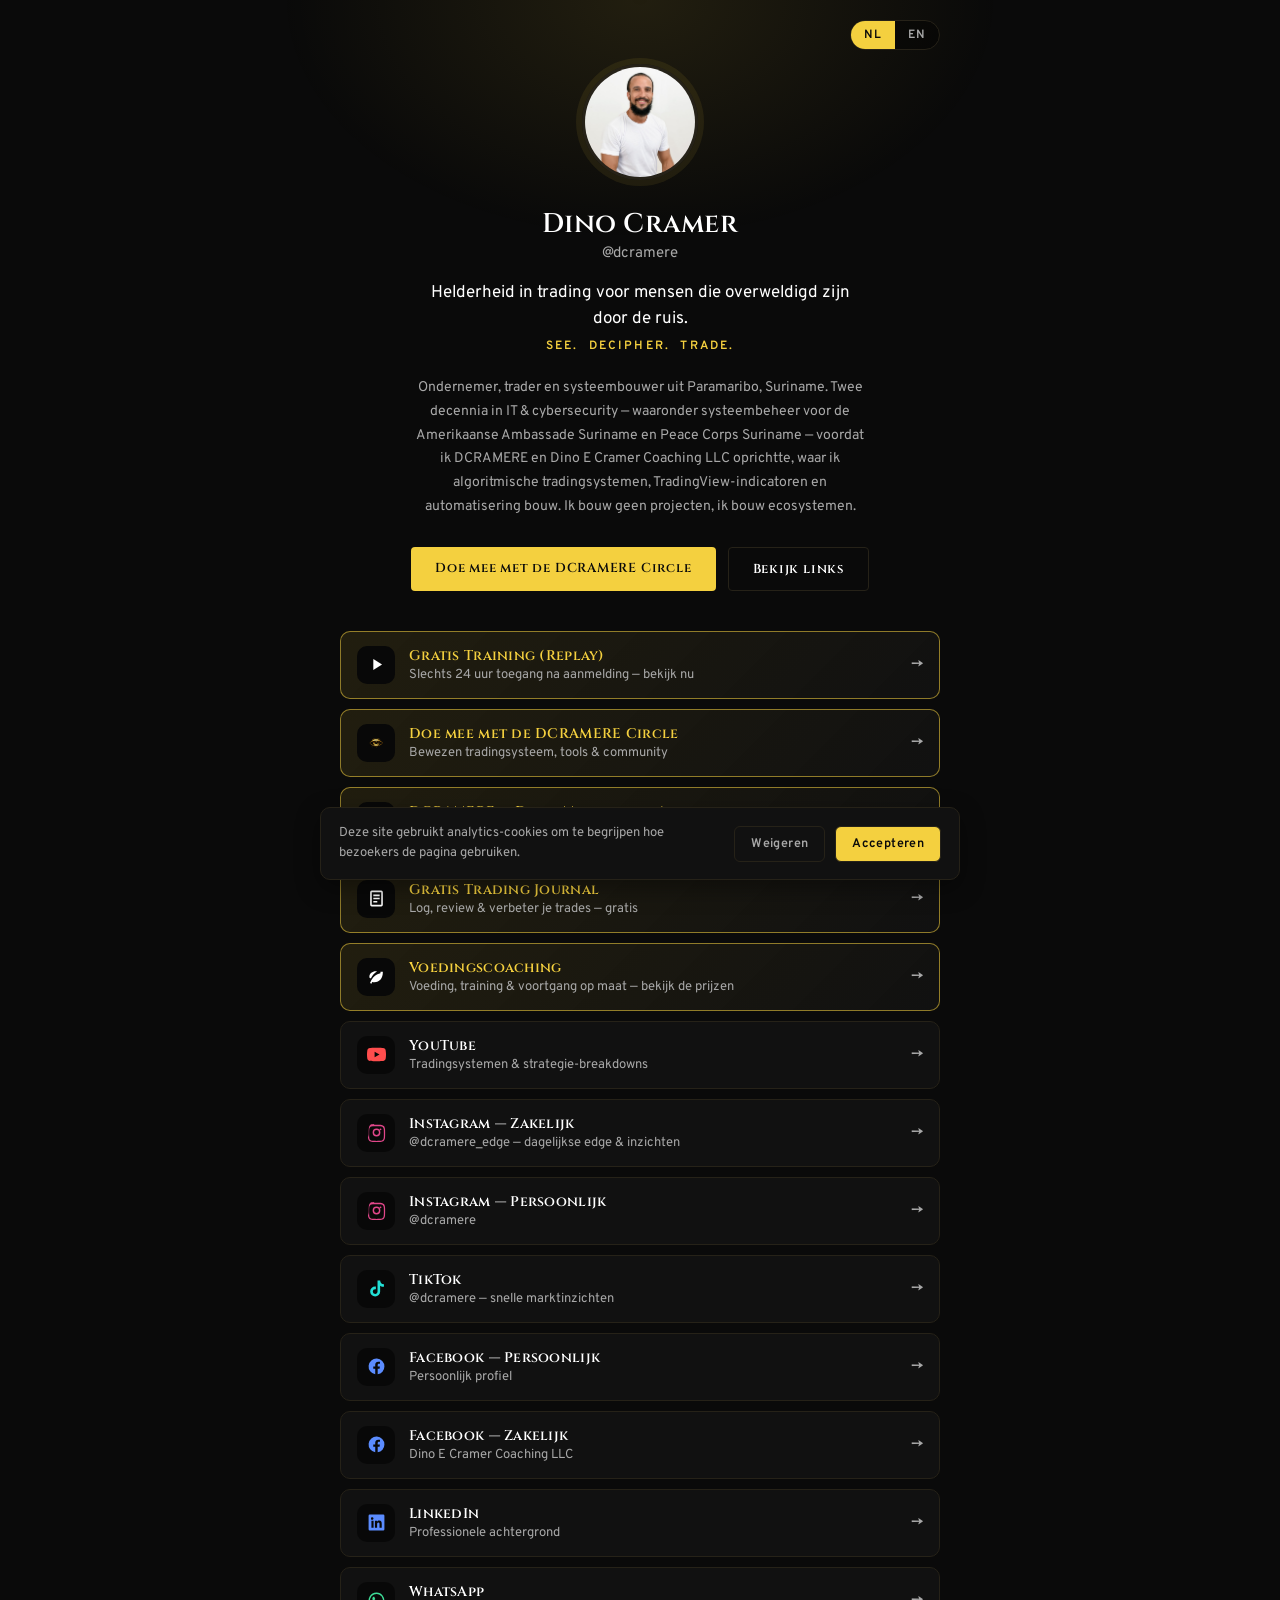
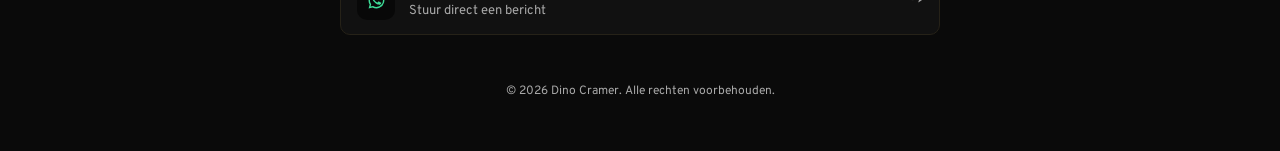
<file: index.html>
<!DOCTYPE html>
<html lang="nl">
<head>
<meta charset="UTF-8">
<meta name="viewport" content="width=device-width, initial-scale=1.0">
<title>Dino Cramer — dcramere</title>
<meta name="description" content="Trading clarity for people overwhelmed by the noise. Trader, systems builder, and founder of DCRAMERE — SEE. DECIPHER. TRADE.">
<meta property="og:type" content="website">
<meta property="og:url" content="https://dcramere.github.io/">
<meta property="og:title" content="Dino Cramer — DCRAMERE">
<meta property="og:description" content="Trading clarity for people overwhelmed by the noise. Trader, systems builder, and founder of DCRAMERE — SEE. DECIPHER. TRADE.">
<meta property="og:image" content="https://dcramere.github.io/assets/profile.jpg">
<meta name="twitter:card" content="summary_large_image">
<meta name="twitter:title" content="Dino Cramer — DCRAMERE">
<meta name="twitter:description" content="Trading clarity for people overwhelmed by the noise. Trader, systems builder, and founder of DCRAMERE — SEE. DECIPHER. TRADE.">
<meta name="twitter:image" content="https://dcramere.github.io/assets/profile.jpg">
<link rel="icon" href="assets/join/eye.png">
<link rel="preconnect" href="https://fonts.googleapis.com">
<link rel="preconnect" href="https://fonts.gstatic.com" crossorigin>
<link href="https://fonts.googleapis.com/css2?family=Cinzel:wght@500;600;700&family=Overpass:wght@400;500;600;700&display=swap" rel="stylesheet">
<link rel="stylesheet" href="style.css">
<link rel="stylesheet" href="analytics.css">
<link rel="stylesheet" href="lang.css">
</head>
<body>

<div class="bg-glow"></div>

<main class="wrap">
  <div class="lang-switch floating" role="group" aria-label="Taal / Language">
    <button type="button" data-lang="nl" aria-pressed="true">NL</button>
    <button type="button" data-lang="en" aria-pressed="false">EN</button>
  </div>

  <section class="hero">
    <img class="avatar" src="assets/profile.jpg" alt="Dino Cramer">
    <h1>Dino Cramer</h1>
    <p class="handle">@dcramere</p>
    <p class="tagline" data-i18n="tagline">Helderheid in trading voor mensen die overweldigd zijn door de ruis.</p>
    <p class="motto">SEE. &nbsp;DECIPHER. &nbsp;TRADE.</p>

    <p class="bio" data-i18n="bio">Ondernemer, trader en systeembouwer uit Paramaribo, Suriname. Twee decennia in IT &amp; cybersecurity — waaronder systeembeheer voor de Amerikaanse Ambassade Suriname en Peace Corps Suriname — voordat ik DCRAMERE en Dino E Cramer Coaching LLC oprichtte, waar ik algoritmische tradingsystemen, TradingView-indicatoren en automatisering bouw. Ik bouw geen projecten, ik bouw ecosystemen.</p>

    <div class="cta-row">
      <a class="cta primary" href="join.html" data-i18n="ctaJoin">Doe mee met de DCRAMERE Circle</a>
      <a class="cta secondary" href="#links" data-i18n="ctaLinks">Bekijk links</a>
    </div>
  </section>

  <section id="links" class="links">
    <a class="link-card featured" href="webinar.html" data-track="click_webinar_link">
      <span class="icon" aria-hidden="true">
        <svg viewBox="0 0 24 24"><path d="M8 5v14l11-7Z"/></svg>
      </span>
      <span class="link-text">
        <span class="link-title" data-i18n="webinarTitle">Gratis Training (Replay)</span>
        <span class="link-sub" data-i18n="webinarSub">Slechts 24 uur toegang na aanmelding — bekijk nu</span>
      </span>
      <span class="arrow">→</span>
    </a>

    <a class="link-card featured" href="join.html" data-track="click_join_link">
      <span class="icon" aria-hidden="true">
        <img src="assets/join/eye.png" alt="">
      </span>
      <span class="link-text">
        <span class="link-title" data-i18n="joinTitle">Doe mee met de DCRAMERE Circle</span>
        <span class="link-sub" data-i18n="joinSub">Bewezen tradingsysteem, tools &amp; community</span>
      </span>
      <span class="arrow">→</span>
    </a>

    <a class="link-card featured" href="https://dcramere.gumroad.com/l/dcramere-app" target="_blank" rel="noopener">
      <span class="icon" aria-hidden="true">
        <svg viewBox="0 0 24 24"><path d="M17 2H7a2 2 0 0 0-2 2v16a2 2 0 0 0 2 2h10a2 2 0 0 0 2-2V4a2 2 0 0 0-2-2Zm0 16H7V4h10v14Zm-5 1.5a1.25 1.25 0 1 1 0-2.5 1.25 1.25 0 0 1 0 2.5Z"/></svg>
      </span>
      <span class="link-text">
        <span class="link-title">DCRAMERE — Daily Motivation App</span>
        <span class="link-sub" data-i18n="appSub">Quotes, journal &amp; doelen bijhouden — via Gumroad</span>
      </span>
      <span class="arrow">→</span>
    </a>

    <a class="link-card featured" href="https://dcramere-journal.vercel.app" target="_blank" rel="noopener">
      <span class="icon" aria-hidden="true">
        <svg viewBox="0 0 24 24"><path d="M6 2h12a2 2 0 0 1 2 2v16a2 2 0 0 1-2 2H6a2 2 0 0 1-2-2V4a2 2 0 0 1 2-2Zm0 2v16h12V4H6Zm2 3h8v2H8V7Zm0 4h8v2H8v-2Zm0 4h5v2H8v-2Z"/></svg>
      </span>
      <span class="link-text">
        <span class="link-title" data-i18n="journalTitle">Gratis Trading Journal</span>
        <span class="link-sub" data-i18n="journalSub">Log, review &amp; verbeter je trades — gratis</span>
      </span>
      <span class="arrow">→</span>
    </a>

    <a class="link-card featured" href="https://dcramere-voeding.dcramere.workers.dev/#prijzen" target="_blank" rel="noopener">
      <span class="icon" aria-hidden="true">
        <svg viewBox="0 0 24 24"><path d="M17 8C8 10 5.9 16.2 3.8 20.2l1.8.8 1-2.1c.9.3 1.8.4 2.6.4 6.9 0 10.8-5.3 10.8-12.3V6h-3Z M3 12.5c0-4.2 3.8-7 8-7 .6 0 1.1.1 1.6.2C9.6 7.6 6.6 10.4 5 14.3 3.8 14 3 13.4 3 12.5Z"/></svg>
      </span>
      <span class="link-text">
        <span class="link-title" data-i18n="nutritionTitle">Voedingscoaching</span>
        <span class="link-sub" data-i18n="nutritionSub">Voeding, training &amp; voortgang op maat — bekijk de prijzen</span>
      </span>
      <span class="arrow">→</span>
    </a>

    <a class="link-card youtube" href="https://www.youtube.com/@dcramere" target="_blank" rel="noopener">
      <span class="icon" aria-hidden="true">
        <svg viewBox="0 0 24 24"><path d="M23.5 6.2a3 3 0 0 0-2.1-2.1C19.5 3.5 12 3.5 12 3.5s-7.5 0-9.4.6A3 3 0 0 0 .5 6.2 31 31 0 0 0 0 12a31 31 0 0 0 .5 5.8 3 3 0 0 0 2.1 2.1c1.9.6 9.4.6 9.4.6s7.5 0 9.4-.6a3 3 0 0 0 2.1-2.1A31 31 0 0 0 24 12a31 31 0 0 0-.5-5.8ZM9.6 15.5V8.5L15.8 12Z"/></svg>
      </span>
      <span class="link-text">
        <span class="link-title">YouTube</span>
        <span class="link-sub" data-i18n="ytSub">Tradingsystemen &amp; strategie-breakdowns</span>
      </span>
      <span class="arrow">→</span>
    </a>

    <a class="link-card instagram" href="https://www.instagram.com/dcramere_edge" target="_blank" rel="noopener">
      <span class="icon" aria-hidden="true">
        <svg viewBox="0 0 24 24"><path d="M12 2.2c3.2 0 3.6 0 4.9.1 1.2.1 2 .2 2.6.5.7.3 1.2.6 1.7 1.1.5.5.9 1 1.1 1.7.2.6.4 1.4.5 2.6.1 1.3.1 1.7.1 4.9s0 3.6-.1 4.9c-.1 1.2-.3 2-.5 2.6-.3.7-.6 1.2-1.1 1.7-.5.5-1 .9-1.7 1.1-.6.2-1.4.4-2.6.5-1.3.1-1.7.1-4.9.1s-3.6 0-4.9-.1c-1.2-.1-2-.3-2.6-.5-.7-.3-1.2-.6-1.7-1.1-.5-.5-.9-1-1.1-1.7-.2-.6-.4-1.4-.5-2.6C2.2 15.6 2.2 15.2 2.2 12s0-3.6.1-4.9c.1-1.2.3-2 .5-2.6.3-.7.6-1.2 1.1-1.7.5-.5 1-.9 1.7-1.1.6-.2 1.4-.4 2.6-.5C9.4 2.2 9.8 2.2 12 2.2Zm0 1.8c-3.1 0-3.5 0-4.8.1-1 .1-1.6.2-2 .4-.5.2-.8.4-1.2.8-.4.4-.6.7-.8 1.2-.1.4-.3 1-.4 2-.1 1.3-.1 1.7-.1 4.8s0 3.5.1 4.8c.1 1 .2 1.6.4 2 .2.5.4.8.8 1.2.4.4.7.6 1.2.8.4.1 1 .3 2 .4 1.3.1 1.7.1 4.8.1s3.5 0 4.8-.1c1-.1 1.6-.2 2-.4.5-.2.8-.4 1.2-.8.4-.4.6-.7.8-1.2.1-.4.3-1 .4-2 .1-1.3.1-1.7.1-4.8s0-3.5-.1-4.8c-.1-1-.2-1.6-.4-2-.2-.5-.4-.8-.8-1.2-.4-.4-.7-.6-1.2-.8-.4-.1-1-.3-2-.4-1.3-.1-1.7-.1-4.8-.1Zm0 3.1a4.9 4.9 0 1 1 0 9.8 4.9 4.9 0 0 1 0-9.8Zm0 1.8a3.1 3.1 0 1 0 0 6.2 3.1 3.1 0 0 0 0-6.2Zm5.1-2a1.1 1.1 0 1 1 0 2.2 1.1 1.1 0 0 1 0-2.2Z"/></svg>
      </span>
      <span class="link-text">
        <span class="link-title" data-i18n="igBizTitle">Instagram — Zakelijk</span>
        <span class="link-sub" data-i18n="igBizSub">@dcramere_edge — dagelijkse edge &amp; inzichten</span>
      </span>
      <span class="arrow">→</span>
    </a>

    <a class="link-card instagram" href="https://www.instagram.com/dcramere" target="_blank" rel="noopener">
      <span class="icon" aria-hidden="true">
        <svg viewBox="0 0 24 24"><path d="M12 2.2c3.2 0 3.6 0 4.9.1 1.2.1 2 .2 2.6.5.7.3 1.2.6 1.7 1.1.5.5.9 1 1.1 1.7.2.6.4 1.4.5 2.6.1 1.3.1 1.7.1 4.9s0 3.6-.1 4.9c-.1 1.2-.3 2-.5 2.6-.3.7-.6 1.2-1.1 1.7-.5.5-1 .9-1.7 1.1-.6.2-1.4.4-2.6.5-1.3.1-1.7.1-4.9.1s-3.6 0-4.9-.1c-1.2-.1-2-.3-2.6-.5-.7-.3-1.2-.6-1.7-1.1-.5-.5-.9-1-1.1-1.7-.2-.6-.4-1.4-.5-2.6C2.2 15.6 2.2 15.2 2.2 12s0-3.6.1-4.9c.1-1.2.3-2 .5-2.6.3-.7.6-1.2 1.1-1.7.5-.5 1-.9 1.7-1.1.6-.2 1.4-.4 2.6-.5C9.4 2.2 9.8 2.2 12 2.2Zm0 1.8c-3.1 0-3.5 0-4.8.1-1 .1-1.6.2-2 .4-.5.2-.8.4-1.2.8-.4.4-.6.7-.8 1.2-.1.4-.3 1-.4 2-.1 1.3-.1 1.7-.1 4.8s0 3.5.1 4.8c.1 1 .2 1.6.4 2 .2.5.4.8.8 1.2.4.4.7.6 1.2.8.4.1 1 .3 2 .4 1.3.1 1.7.1 4.8.1s3.5 0 4.8-.1c1-.1 1.6-.2 2-.4.5-.2.8-.4 1.2-.8.4-.4.6-.7.8-1.2.1-.4.3-1 .4-2 .1-1.3.1-1.7.1-4.8s0-3.5-.1-4.8c-.1-1-.2-1.6-.4-2-.2-.5-.4-.8-.8-1.2-.4-.4-.7-.6-1.2-.8-.4-.1-1-.3-2-.4-1.3-.1-1.7-.1-4.8-.1Zm0 3.1a4.9 4.9 0 1 1 0 9.8 4.9 4.9 0 0 1 0-9.8Zm0 1.8a3.1 3.1 0 1 0 0 6.2 3.1 3.1 0 0 0 0-6.2Zm5.1-2a1.1 1.1 0 1 1 0 2.2 1.1 1.1 0 0 1 0-2.2Z"/></svg>
      </span>
      <span class="link-text">
        <span class="link-title" data-i18n="igPersTitle">Instagram — Persoonlijk</span>
        <span class="link-sub">@dcramere</span>
      </span>
      <span class="arrow">→</span>
    </a>

    <a class="link-card tiktok" href="https://www.tiktok.com/@dcramere" target="_blank" rel="noopener">
      <span class="icon" aria-hidden="true">
        <svg viewBox="0 0 24 24"><path d="M16.6 2h-3.3v13.9c0 1.6-1.3 3-3 3a3 3 0 0 1-3-3 3 3 0 0 1 3-3c.3 0 .6 0 .9.1V9.6a6.3 6.3 0 0 0-.9-.1 6.3 6.3 0 0 0-6.3 6.3A6.3 6.3 0 0 0 10.3 22a6.3 6.3 0 0 0 6.3-6.3V8.4a8.2 8.2 0 0 0 4.8 1.5V6.6a4.9 4.9 0 0 1-4.8-4.6Z"/></svg>
      </span>
      <span class="link-text">
        <span class="link-title">TikTok</span>
        <span class="link-sub" data-i18n="tiktokSub">@dcramere — snelle marktinzichten</span>
      </span>
      <span class="arrow">→</span>
    </a>

    <a class="link-card facebook" href="https://www.facebook.com/dcramere" target="_blank" rel="noopener">
      <span class="icon" aria-hidden="true">
        <svg viewBox="0 0 24 24"><path d="M22 12a10 10 0 1 0-11.6 9.9v-7H7.9V12h2.5V9.8c0-2.5 1.5-3.9 3.8-3.9 1.1 0 2.2.2 2.2.2v2.4h-1.3c-1.2 0-1.6.8-1.6 1.6V12h2.8l-.4 2.9h-2.4v7A10 10 0 0 0 22 12Z"/></svg>
      </span>
      <span class="link-text">
        <span class="link-title" data-i18n="fbPersTitle">Facebook — Persoonlijk</span>
        <span class="link-sub" data-i18n="fbPersSub">Persoonlijk profiel</span>
      </span>
      <span class="arrow">→</span>
    </a>

    <a class="link-card facebook" href="https://www.facebook.com/DinoECramerCoachingLLC/" target="_blank" rel="noopener">
      <span class="icon" aria-hidden="true">
        <svg viewBox="0 0 24 24"><path d="M22 12a10 10 0 1 0-11.6 9.9v-7H7.9V12h2.5V9.8c0-2.5 1.5-3.9 3.8-3.9 1.1 0 2.2.2 2.2.2v2.4h-1.3c-1.2 0-1.6.8-1.6 1.6V12h2.8l-.4 2.9h-2.4v7A10 10 0 0 0 22 12Z"/></svg>
      </span>
      <span class="link-text">
        <span class="link-title" data-i18n="fbBizTitle">Facebook — Zakelijk</span>
        <span class="link-sub">Dino E Cramer Coaching LLC</span>
      </span>
      <span class="arrow">→</span>
    </a>

    <a class="link-card linkedin" href="https://www.linkedin.com/in/dcramere" target="_blank" rel="noopener">
      <span class="icon" aria-hidden="true">
        <svg viewBox="0 0 24 24"><path d="M20.5 2h-17A1.5 1.5 0 0 0 2 3.5v17A1.5 1.5 0 0 0 3.5 22h17a1.5 1.5 0 0 0 1.5-1.5v-17A1.5 1.5 0 0 0 20.5 2ZM8.3 18.5H5.6V9.8h2.7v8.7ZM7 8.6a1.6 1.6 0 1 1 0-3.1 1.6 1.6 0 0 1 0 3.1Zm11.5 9.9h-2.7v-4.2c0-1 0-2.3-1.4-2.3s-1.6 1.1-1.6 2.3v4.2H10V9.8h2.6v1.2h.1c.4-.7 1.3-1.4 2.6-1.4 2.8 0 3.3 1.8 3.3 4.2v4.7Z"/></svg>
      </span>
      <span class="link-text">
        <span class="link-title">LinkedIn</span>
        <span class="link-sub" data-i18n="liSub">Professionele achtergrond</span>
      </span>
      <span class="arrow">→</span>
    </a>

    <a class="link-card whatsapp" href="https://wa.me/5978514920" target="_blank" rel="noopener">
      <span class="icon" aria-hidden="true">
        <svg viewBox="0 0 24 24"><path d="M12 2a10 10 0 0 0-8.6 15.1L2 22l5-1.3A10 10 0 1 0 12 2Zm0 18.2a8.1 8.1 0 0 1-4.2-1.1l-.3-.2-3 .8.8-2.9-.2-.3A8.2 8.2 0 1 1 12 20.2Zm4.5-6.1c-.2-.1-1.5-.7-1.7-.8-.2-.1-.4-.1-.6.1-.2.3-.7.8-.8 1-.2.1-.3.2-.5.1a6.7 6.7 0 0 1-2-1.2 7.4 7.4 0 0 1-1.4-1.7c-.1-.3 0-.4.1-.5l.4-.4.3-.4c.1-.1.1-.3 0-.4-.1-.1-.6-1.5-.8-2-.2-.5-.4-.4-.6-.5h-.5c-.2 0-.5.1-.7.3-.2.3-.9.9-.9 2.1s1 2.5 1.1 2.6c.1.2 2 3 4.8 4.2.7.3 1.2.5 1.6.6.7.2 1.3.2 1.8.1.5-.1 1.5-.6 1.7-1.2.2-.6.2-1.1.2-1.2-.1-.2-.3-.2-.5-.3Z"/></svg>
      </span>
      <span class="link-text">
        <span class="link-title">WhatsApp</span>
        <span class="link-sub" data-i18n="waSub">Stuur direct een bericht</span>
      </span>
      <span class="arrow">→</span>
    </a>
  </section>

  <footer class="footer">
    <p>&copy; <span id="year"></span> Dino Cramer. <span data-i18n="rights">Alle rechten voorbehouden.</span></p>
  </footer>
</main>

<script>
  document.getElementById('year').textContent = new Date().getFullYear();
</script>
<script src="i18n-index.js"></script>
<script src="i18n.js"></script>
<script src="analytics.js"></script>
</body>
</html>
</file>
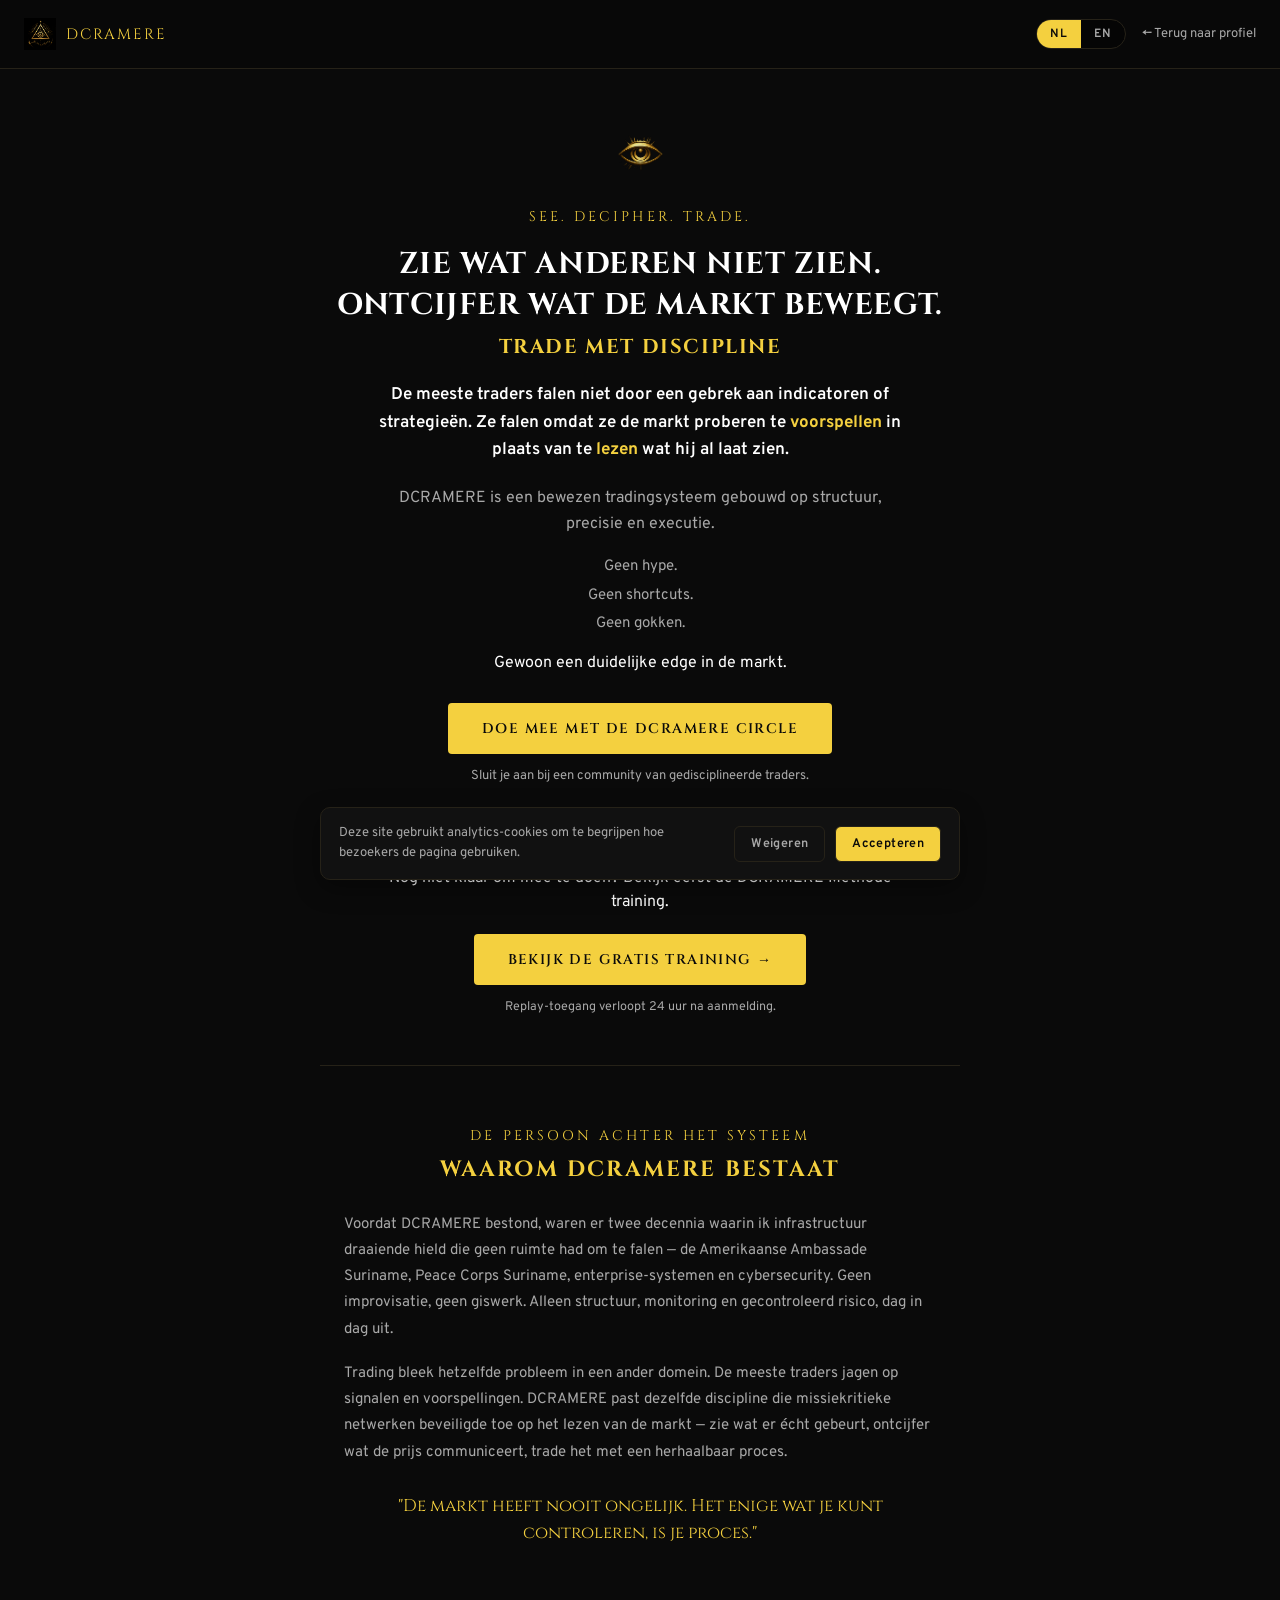
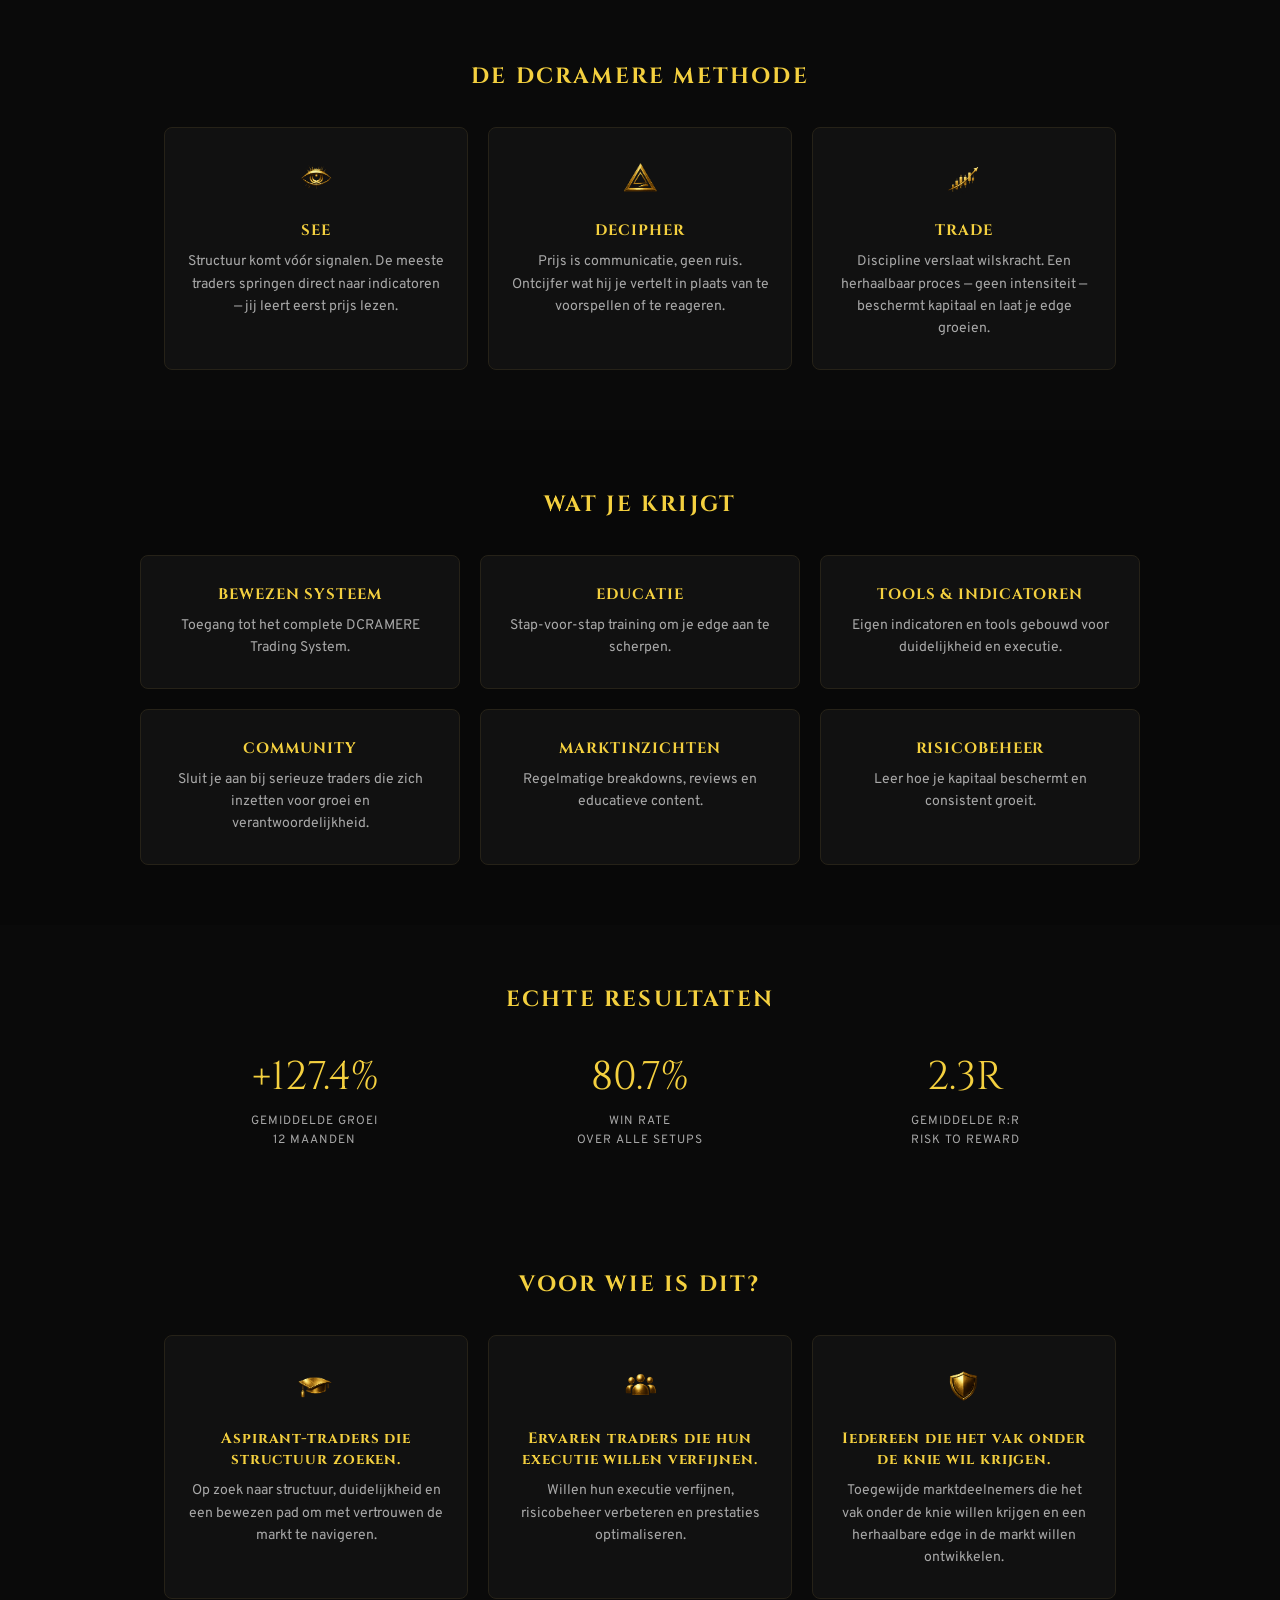
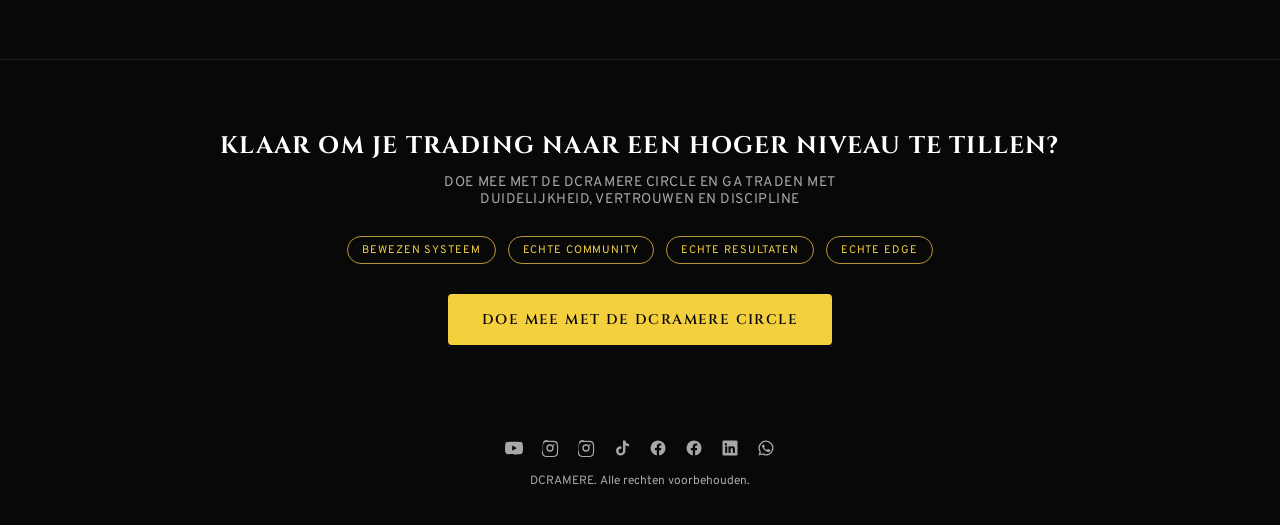
<file: join.html>
<!DOCTYPE html>
<html lang="nl">
<head>
<meta charset="UTF-8">
<meta name="viewport" content="width=device-width, initial-scale=1.0">
<title>DCRAMERE — Doe mee met de Circle</title>
<meta name="description" content="DCRAMERE is een bewezen tradingsysteem gebouwd op structuur, precisie en executie. Zie wat anderen niet zien. Ontcijfer wat de markt beweegt. Trade met discipline.">
<link rel="icon" href="assets/join/eye.png">
<link rel="preconnect" href="https://fonts.googleapis.com">
<link rel="preconnect" href="https://fonts.gstatic.com" crossorigin>
<link href="https://fonts.googleapis.com/css2?family=Cinzel:wght@500;600;700&family=Overpass:wght@400;500;600;700&display=swap" rel="stylesheet">
<link rel="stylesheet" href="join.css">
<link rel="stylesheet" href="analytics.css">
<link rel="stylesheet" href="lang.css">
</head>
<body>

<header class="topbar">
  <a class="brand" href="index.html">
    <img src="assets/join/logo.png" alt="DCRAMERE">
    <span>DCRAMERE</span>
  </a>
  <div class="topbar-right">
    <div class="lang-switch" role="group" aria-label="Taal / Language">
      <button type="button" data-lang="nl" aria-pressed="true">NL</button>
      <button type="button" data-lang="en" aria-pressed="false">EN</button>
    </div>
    <a class="back-link" href="index.html" data-i18n="back">&larr; Terug naar profiel</a>
  </div>
</header>

<section class="hero">
  <img class="hero-icon" src="assets/join/eye.png" alt="">
  <p class="kicker">SEE. DECIPHER. TRADE.</p>
  <h1 data-i18n="h1">ZIE WAT ANDEREN NIET ZIEN.<br>ONTCIJFER WAT DE MARKT BEWEEGT.</h1>
  <h2 data-i18n="h2">TRADE MET DISCIPLINE</h2>
  <p class="big-idea" data-i18n="bigIdea">De meeste traders falen niet door een gebrek aan indicatoren of strategieën. Ze falen omdat ze de markt proberen te <strong>voorspellen</strong> in plaats van te <strong>lezen</strong> wat hij al laat zien.</p>
  <p class="lede" data-i18n="lede">DCRAMERE is een bewezen tradingsysteem gebouwd op structuur, precisie en executie.</p>
  <p class="no-list" data-i18n="noList">Geen hype.<br>Geen shortcuts.<br>Geen gokken.</p>
  <p class="lede-2" data-i18n="lede2">Gewoon een duidelijke edge in de markt.</p>
  <a class="cta" href="https://buy.stripe.com/aFadR81VB88QcXQ4r63Nm00" target="_blank" rel="noopener" data-track="click_stripe_checkout" data-i18n="cta">DOE MEE MET DE DCRAMERE CIRCLE</a>
  <p class="cta-sub" data-i18n="ctaSub">Sluit je aan bij een community van gedisciplineerde traders.</p>
</section>

<section class="webinar-teaser">
  <p class="kicker" data-i18n="wtKicker">GRATIS TRAINING</p>
  <p class="wt-question" data-i18n="wtQ">Nog niet klaar om mee te doen? Bekijk eerst de DCRAMERE Methode training.</p>
  <a class="cta wt-btn" href="webinar.html" data-track="click_webinar_from_join" data-i18n="wtBtn">BEKIJK DE GRATIS TRAINING &rarr;</a>
  <p class="wt-note" data-i18n="wtNote">Replay-toegang verloopt 24 uur na aanmelding.</p>
</section>

<section class="story">
  <p class="kicker" data-i18n="stKicker">DE PERSOON ACHTER HET SYSTEEM</p>
  <h3 class="section-title" data-i18n="stTitle">WAAROM DCRAMERE BESTAAT</h3>
  <p class="story-text" data-i18n="st1">Voordat DCRAMERE bestond, waren er twee decennia waarin ik infrastructuur draaiende hield die geen ruimte had om te falen — de Amerikaanse Ambassade Suriname, Peace Corps Suriname, enterprise-systemen en cybersecurity. Geen improvisatie, geen giswerk. Alleen structuur, monitoring en gecontroleerd risico, dag in dag uit.</p>
  <p class="story-text" data-i18n="st2">Trading bleek hetzelfde probleem in een ander domein. De meeste traders jagen op signalen en voorspellingen. DCRAMERE past dezelfde discipline die missiekritieke netwerken beveiligde toe op het lezen van de markt — zie wat er écht gebeurt, ontcijfer wat de prijs communiceert, trade het met een herhaalbaar proces.</p>
  <p class="story-quote" data-i18n="stQuote">"De markt heeft nooit ongelijk. Het enige wat je kunt controleren, is je proces."</p>
</section>

<section class="method">
  <h3 class="section-title" data-i18n="mTitle">DE DCRAMERE METHODE</h3>
  <div class="method-grid">
    <div class="method-card">
      <img src="assets/join/eye.png" alt="">
      <h4>SEE</h4>
      <p data-i18n="mSee">Structuur komt vóór signalen. De meeste traders springen direct naar indicatoren — jij leert eerst prijs lezen.</p>
    </div>
    <div class="method-card">
      <img src="assets/join/triangle.png" alt="">
      <h4>DECIPHER</h4>
      <p data-i18n="mDec">Prijs is communicatie, geen ruis. Ontcijfer wat hij je vertelt in plaats van te voorspellen of te reageren.</p>
    </div>
    <div class="method-card">
      <img src="assets/join/candles.png" alt="">
      <h4>TRADE</h4>
      <p data-i18n="mTrade">Discipline verslaat wilskracht. Een herhaalbaar proces — geen intensiteit — beschermt kapitaal en laat je edge groeien.</p>
    </div>
  </div>
</section>

<section class="whatyouget">
  <h3 class="section-title" data-i18n="gTitle">WAT JE KRIJGT</h3>
  <div class="get-grid">
    <div class="get-card"><h4 data-i18n="g1h">BEWEZEN SYSTEEM</h4><p data-i18n="g1p">Toegang tot het complete DCRAMERE Trading System.</p></div>
    <div class="get-card"><h4 data-i18n="g2h">EDUCATIE</h4><p data-i18n="g2p">Stap-voor-stap training om je edge aan te scherpen.</p></div>
    <div class="get-card"><h4 data-i18n="g3h">TOOLS &amp; INDICATOREN</h4><p data-i18n="g3p">Eigen indicatoren en tools gebouwd voor duidelijkheid en executie.</p></div>
    <div class="get-card"><h4 data-i18n="g4h">COMMUNITY</h4><p data-i18n="g4p">Sluit je aan bij serieuze traders die zich inzetten voor groei en verantwoordelijkheid.</p></div>
    <div class="get-card"><h4 data-i18n="g5h">MARKTINZICHTEN</h4><p data-i18n="g5p">Regelmatige breakdowns, reviews en educatieve content.</p></div>
    <div class="get-card"><h4 data-i18n="g6h">RISICOBEHEER</h4><p data-i18n="g6p">Leer hoe je kapitaal beschermt en consistent groeit.</p></div>
  </div>
</section>

<section class="results">
  <h3 class="section-title" data-i18n="rTitle">ECHTE RESULTATEN</h3>
  <div class="results-grid">
    <div class="result-stat">
      <span class="stat-num">+127.4%</span>
      <span class="stat-label" data-i18n="r1">GEMIDDELDE GROEI<br>12 MAANDEN</span>
    </div>
    <div class="result-stat">
      <span class="stat-num">80.7%</span>
      <span class="stat-label" data-i18n="r2">WIN RATE<br>OVER ALLE SETUPS</span>
    </div>
    <div class="result-stat">
      <span class="stat-num">2.3R</span>
      <span class="stat-label" data-i18n="r3">GEMIDDELDE R:R<br>RISK TO REWARD</span>
    </div>
  </div>
</section>

<section class="who">
  <h3 class="section-title" data-i18n="wTitle">VOOR WIE IS DIT?</h3>
  <div class="who-grid">
    <div class="who-card">
      <img src="assets/join/graduate.png" alt="">
      <h4 data-i18n="w1h">Aspirant-traders die structuur zoeken.</h4>
      <p data-i18n="w1p">Op zoek naar structuur, duidelijkheid en een bewezen pad om met vertrouwen de markt te navigeren.</p>
    </div>
    <div class="who-card">
      <img src="assets/join/audience.png" alt="">
      <h4 data-i18n="w2h">Ervaren traders die hun executie willen verfijnen.</h4>
      <p data-i18n="w2p">Willen hun executie verfijnen, risicobeheer verbeteren en prestaties optimaliseren.</p>
    </div>
    <div class="who-card">
      <img src="assets/join/shield.png" alt="">
      <h4 data-i18n="w3h">Iedereen die het vak onder de knie wil krijgen.</h4>
      <p data-i18n="w3p">Toegewijde marktdeelnemers die het vak onder de knie willen krijgen en een herhaalbare edge in de markt willen ontwikkelen.</p>
    </div>
  </div>
</section>

<section class="final-cta">
  <h3 data-i18n="fTitle">KLAAR OM JE TRADING NAAR EEN HOGER NIVEAU TE TILLEN?</h3>
  <p data-i18n="fSub">DOE MEE MET DE DCRAMERE CIRCLE EN GA TRADEN MET DUIDELIJKHEID, VERTROUWEN EN DISCIPLINE</p>
  <div class="badges">
    <span data-i18n="b1">BEWEZEN SYSTEEM</span>
    <span data-i18n="b2">ECHTE COMMUNITY</span>
    <span data-i18n="b3">ECHTE RESULTATEN</span>
    <span data-i18n="b4">ECHTE EDGE</span>
  </div>
  <a class="cta" href="https://buy.stripe.com/aFadR81VB88QcXQ4r63Nm00" target="_blank" rel="noopener" data-track="click_stripe_checkout" data-i18n="cta">DOE MEE MET DE DCRAMERE CIRCLE</a>
</section>

<footer class="join-footer">
  <div class="social-row">
    <a href="https://www.youtube.com/@dcramere" target="_blank" rel="noopener" aria-label="YouTube">
      <svg viewBox="0 0 24 24"><path d="M23.5 6.2a3 3 0 0 0-2.1-2.1C19.5 3.5 12 3.5 12 3.5s-7.5 0-9.4.6A3 3 0 0 0 .5 6.2 31 31 0 0 0 0 12a31 31 0 0 0 .5 5.8 3 3 0 0 0 2.1 2.1c1.9.6 9.4.6 9.4.6s7.5 0 9.4-.6a3 3 0 0 0 2.1-2.1A31 31 0 0 0 24 12a31 31 0 0 0-.5-5.8ZM9.6 15.5V8.5L15.8 12Z"/></svg>
    </a>
    <a href="https://www.instagram.com/dcramere_edge" target="_blank" rel="noopener" aria-label="Instagram — Zakelijk" data-i18n-aria="igBiz">
      <svg viewBox="0 0 24 24"><path d="M12 2.2c3.2 0 3.6 0 4.9.1 1.2.1 2 .2 2.6.5.7.3 1.2.6 1.7 1.1.5.5.9 1 1.1 1.7.2.6.4 1.4.5 2.6.1 1.3.1 1.7.1 4.9s0 3.6-.1 4.9c-.1 1.2-.3 2-.5 2.6-.3.7-.6 1.2-1.1 1.7-.5.5-1 .9-1.7 1.1-.6.2-1.4.4-2.6.5-1.3.1-1.7.1-4.9.1s-3.6 0-4.9-.1c-1.2-.1-2-.3-2.6-.5-.7-.3-1.2-.6-1.7-1.1-.5-.5-.9-1-1.1-1.7-.2-.6-.4-1.4-.5-2.6C2.2 15.6 2.2 15.2 2.2 12s0-3.6.1-4.9c.1-1.2.3-2 .5-2.6.3-.7.6-1.2 1.1-1.7.5-.5 1-.9 1.7-1.1.6-.2 1.4-.4 2.6-.5C9.4 2.2 9.8 2.2 12 2.2Zm0 1.8c-3.1 0-3.5 0-4.8.1-1 .1-1.6.2-2 .4-.5.2-.8.4-1.2.8-.4.4-.6.7-.8 1.2-.1.4-.3 1-.4 2-.1 1.3-.1 1.7-.1 4.8s0 3.5.1 4.8c.1 1 .2 1.6.4 2 .2.5.4.8.8 1.2.4.4.7.6 1.2.8.4.1 1 .3 2 .4 1.3.1 1.7.1 4.8.1s3.5 0 4.8-.1c1-.1 1.6-.2 2-.4.5-.2.8-.4 1.2-.8.4-.4.6-.7.8-1.2.1-.4.3-1 .4-2 .1-1.3.1-1.7.1-4.8s0-3.5-.1-4.8c-.1-1-.2-1.6-.4-2-.2-.5-.4-.8-.8-1.2-.4-.4-.7-.6-1.2-.8-.4-.1-1-.3-2-.4-1.3-.1-1.7-.1-4.8-.1Zm0 3.1a4.9 4.9 0 1 1 0 9.8 4.9 4.9 0 0 1 0-9.8Zm0 1.8a3.1 3.1 0 1 0 0 6.2 3.1 3.1 0 0 0 0-6.2Zm5.1-2a1.1 1.1 0 1 1 0 2.2 1.1 1.1 0 0 1 0-2.2Z"/></svg>
    </a>
    <a href="https://www.instagram.com/dcramere" target="_blank" rel="noopener" aria-label="Instagram — Persoonlijk" data-i18n-aria="igPers">
      <svg viewBox="0 0 24 24"><path d="M12 2.2c3.2 0 3.6 0 4.9.1 1.2.1 2 .2 2.6.5.7.3 1.2.6 1.7 1.1.5.5.9 1 1.1 1.7.2.6.4 1.4.5 2.6.1 1.3.1 1.7.1 4.9s0 3.6-.1 4.9c-.1 1.2-.3 2-.5 2.6-.3.7-.6 1.2-1.1 1.7-.5.5-1 .9-1.7 1.1-.6.2-1.4.4-2.6.5-1.3.1-1.7.1-4.9.1s-3.6 0-4.9-.1c-1.2-.1-2-.3-2.6-.5-.7-.3-1.2-.6-1.7-1.1-.5-.5-.9-1-1.1-1.7-.2-.6-.4-1.4-.5-2.6C2.2 15.6 2.2 15.2 2.2 12s0-3.6.1-4.9c.1-1.2.3-2 .5-2.6.3-.7.6-1.2 1.1-1.7.5-.5 1-.9 1.7-1.1.6-.2 1.4-.4 2.6-.5C9.4 2.2 9.8 2.2 12 2.2Zm0 1.8c-3.1 0-3.5 0-4.8.1-1 .1-1.6.2-2 .4-.5.2-.8.4-1.2.8-.4.4-.6.7-.8 1.2-.1.4-.3 1-.4 2-.1 1.3-.1 1.7-.1 4.8s0 3.5.1 4.8c.1 1 .2 1.6.4 2 .2.5.4.8.8 1.2.4.4.7.6 1.2.8.4.1 1 .3 2 .4 1.3.1 1.7.1 4.8.1s3.5 0 4.8-.1c1-.1 1.6-.2 2-.4.5-.2.8-.4 1.2-.8.4-.4.6-.7.8-1.2.1-.4.3-1 .4-2 .1-1.3.1-1.7.1-4.8s0-3.5-.1-4.8c-.1-1-.2-1.6-.4-2-.2-.5-.4-.8-.8-1.2-.4-.4-.7-.6-1.2-.8-.4-.1-1-.3-2-.4-1.3-.1-1.7-.1-4.8-.1Zm0 3.1a4.9 4.9 0 1 1 0 9.8 4.9 4.9 0 0 1 0-9.8Zm0 1.8a3.1 3.1 0 1 0 0 6.2 3.1 3.1 0 0 0 0-6.2Zm5.1-2a1.1 1.1 0 1 1 0 2.2 1.1 1.1 0 0 1 0-2.2Z"/></svg>
    </a>
    <a href="https://www.tiktok.com/@dcramere" target="_blank" rel="noopener" aria-label="TikTok">
      <svg viewBox="0 0 24 24"><path d="M16.6 2h-3.3v13.9c0 1.6-1.3 3-3 3a3 3 0 0 1-3-3 3 3 0 0 1 3-3c.3 0 .6 0 .9.1V9.6a6.3 6.3 0 0 0-.9-.1 6.3 6.3 0 0 0-6.3 6.3A6.3 6.3 0 0 0 10.3 22a6.3 6.3 0 0 0 6.3-6.3V8.4a8.2 8.2 0 0 0 4.8 1.5V6.6a4.9 4.9 0 0 1-4.8-4.6Z"/></svg>
    </a>
    <a href="https://www.facebook.com/dcramere" target="_blank" rel="noopener" aria-label="Facebook — Persoonlijk" data-i18n-aria="fbPers">
      <svg viewBox="0 0 24 24"><path d="M22 12a10 10 0 1 0-11.6 9.9v-7H7.9V12h2.5V9.8c0-2.5 1.5-3.9 3.8-3.9 1.1 0 2.2.2 2.2.2v2.4h-1.3c-1.2 0-1.6.8-1.6 1.6V12h2.8l-.4 2.9h-2.4v7A10 10 0 0 0 22 12Z"/></svg>
    </a>
    <a href="https://www.facebook.com/DinoECramerCoachingLLC/" target="_blank" rel="noopener" aria-label="Facebook — Zakelijk" data-i18n-aria="fbBiz">
      <svg viewBox="0 0 24 24"><path d="M22 12a10 10 0 1 0-11.6 9.9v-7H7.9V12h2.5V9.8c0-2.5 1.5-3.9 3.8-3.9 1.1 0 2.2.2 2.2.2v2.4h-1.3c-1.2 0-1.6.8-1.6 1.6V12h2.8l-.4 2.9h-2.4v7A10 10 0 0 0 22 12Z"/></svg>
    </a>
    <a href="https://www.linkedin.com/in/dcramere" target="_blank" rel="noopener" aria-label="LinkedIn">
      <svg viewBox="0 0 24 24"><path d="M20.5 2h-17A1.5 1.5 0 0 0 2 3.5v17A1.5 1.5 0 0 0 3.5 22h17a1.5 1.5 0 0 0 1.5-1.5v-17A1.5 1.5 0 0 0 20.5 2ZM8.3 18.5H5.6V9.8h2.7v8.7ZM7 8.6a1.6 1.6 0 1 1 0-3.1 1.6 1.6 0 0 1 0 3.1Zm11.5 9.9h-2.7v-4.2c0-1 0-2.3-1.4-2.3s-1.6 1.1-1.6 2.3v4.2H10V9.8h2.6v1.2h.1c.4-.7 1.3-1.4 2.6-1.4 2.8 0 3.3 1.8 3.3 4.2v4.7Z"/></svg>
    </a>
    <a href="https://wa.me/5978514920" target="_blank" rel="noopener" aria-label="WhatsApp">
      <svg viewBox="0 0 24 24"><path d="M12 2a10 10 0 0 0-8.6 15.1L2 22l5-1.3A10 10 0 1 0 12 2Zm0 18.2a8.1 8.1 0 0 1-4.2-1.1l-.3-.2-3 .8.8-2.9-.2-.3A8.2 8.2 0 1 1 12 20.2Zm4.5-6.1c-.2-.1-1.5-.7-1.7-.8-.2-.1-.4-.1-.6.1-.2.3-.7.8-.8 1-.2.1-.3.2-.5.1a6.7 6.7 0 0 1-2-1.2 7.4 7.4 0 0 1-1.4-1.7c-.1-.3 0-.4.1-.5l.4-.4.3-.4c.1-.1.1-.3 0-.4-.1-.1-.6-1.5-.8-2-.2-.5-.4-.4-.6-.5h-.5c-.2 0-.5.1-.7.3-.2.3-.9.9-.9 2.1s1 2.5 1.1 2.6c.1.2 2 3 4.8 4.2.7.3 1.2.5 1.6.6.7.2 1.3.2 1.8.1.5-.1 1.5-.6 1.7-1.2.2-.6.2-1.1.2-1.2-.1-.2-.3-.2-.5-.3Z"/></svg>
    </a>
  </div>
  <p data-i18n="rights">DCRAMERE. Alle rechten voorbehouden.</p>
</footer>

<script src="i18n-join.js"></script>
<script src="i18n.js"></script>
<script src="analytics.js"></script>
</body>
</html>
</file>
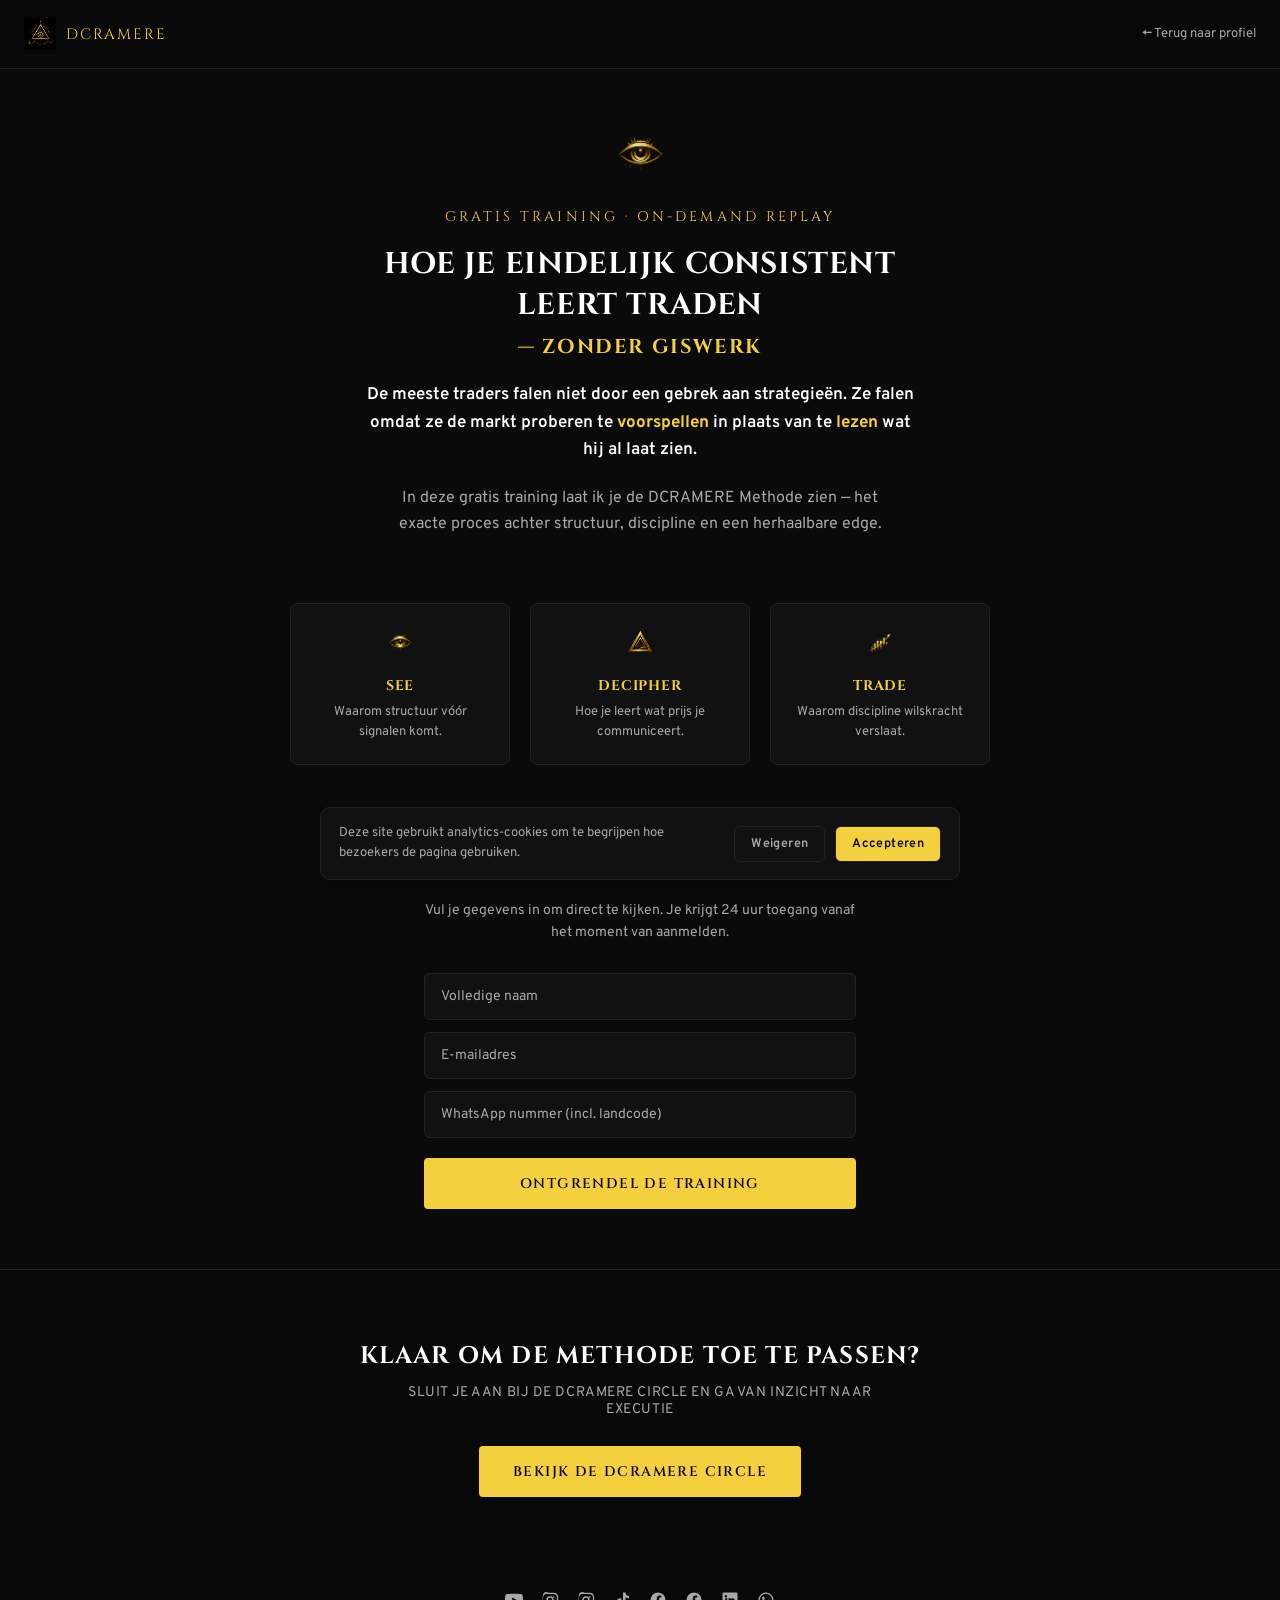
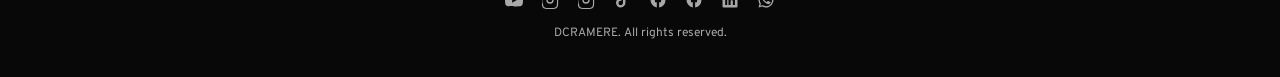
<file: webinar.html>
<!DOCTYPE html>
<html lang="nl">
<head>
<meta charset="UTF-8">
<meta name="viewport" content="width=device-width, initial-scale=1.0">
<title>DCRAMERE — Gratis Training (Replay)</title>
<meta name="description" content="Bekijk de gratis DCRAMERE training: hoe je eindelijk consistent leert traden — zonder giswerk.">
<link rel="icon" href="assets/join/eye.png">
<link rel="preconnect" href="https://fonts.googleapis.com">
<link rel="preconnect" href="https://fonts.gstatic.com" crossorigin>
<link href="https://fonts.googleapis.com/css2?family=Cinzel:wght@500;600;700&family=Overpass:wght@400;500;600;700&display=swap" rel="stylesheet">
<link rel="stylesheet" href="join.css">
<link rel="stylesheet" href="webinar.css">
<link rel="stylesheet" href="analytics.css">
</head>
<body>

<header class="topbar">
  <a class="brand" href="index.html">
    <img src="assets/join/logo.png" alt="DCRAMERE">
    <span>DCRAMERE</span>
  </a>
  <a class="back-link" href="index.html">&larr; Terug naar profiel</a>
</header>

<section class="hero">
  <img class="hero-icon" src="assets/join/eye.png" alt="">
  <p class="kicker">GRATIS TRAINING &middot; ON-DEMAND REPLAY</p>
  <h1>HOE JE EINDELIJK CONSISTENT<br>LEERT TRADEN</h1>
  <h2>— ZONDER GISWERK</h2>
  <p class="big-idea">De meeste traders falen niet door een gebrek aan strategieën. Ze falen omdat ze de markt proberen te <strong>voorspellen</strong> in plaats van te <strong>lezen</strong> wat hij al laat zien.</p>
  <p class="lede">In deze gratis training laat ik je de DCRAMERE Methode zien — het exacte proces achter structuur, discipline en een herhaalbare edge.</p>
</section>

<section class="gate-teaser">
  <div class="teaser-grid">
    <div class="teaser-card">
      <img src="assets/join/eye.png" alt="">
      <h4>SEE</h4>
      <p>Waarom structuur vóór signalen komt.</p>
    </div>
    <div class="teaser-card">
      <img src="assets/join/triangle.png" alt="">
      <h4>DECIPHER</h4>
      <p>Hoe je leert wat prijs je communiceert.</p>
    </div>
    <div class="teaser-card">
      <img src="assets/join/candles.png" alt="">
      <h4>TRADE</h4>
      <p>Waarom discipline wilskracht verslaat.</p>
    </div>
  </div>
</section>

<section class="gate" id="gate">
  <h3 class="section-title">ONTGRENDEL DE TRAINING</h3>
  <p class="gate-sub">Vul je gegevens in om direct te kijken. Je krijgt 24 uur toegang vanaf het moment van aanmelden.</p>
  <form id="registerForm" class="gate-form">
    <input type="text" name="naam" placeholder="Volledige naam" autocomplete="name" required>
    <input type="email" name="email" placeholder="E-mailadres" autocomplete="email" required>
    <input type="tel" name="whatsapp" placeholder="WhatsApp nummer (incl. landcode)" autocomplete="tel" required>
    <button type="submit" class="cta">ONTGRENDEL DE TRAINING</button>
  </form>
  <p id="formError" class="form-error" hidden>Er ging iets mis bij het versturen. Probeer het opnieuw, of app direct: <a href="https://wa.me/5978514920" target="_blank" rel="noopener">wa.me/5978514920</a></p>
</section>

<section class="video-section" id="videoSection" hidden>
  <p class="access-note">Toegang verloopt over: <span id="countdown">24:00:00</span></p>
  <div class="video-wrap">
    <iframe id="videoFrame" src="" title="DCRAMERE Training" allow="autoplay; fullscreen" allowfullscreen></iframe>
  </div>
</section>

<section class="final-cta">
  <h3>KLAAR OM DE METHODE TOE TE PASSEN?</h3>
  <p>SLUIT JE AAN BIJ DE DCRAMERE CIRCLE EN GA VAN INZICHT NAAR EXECUTIE</p>
  <a class="cta" href="join.html" data-track="click_join_from_webinar">BEKIJK DE DCRAMERE CIRCLE</a>
</section>

<footer class="join-footer">
  <div class="social-row">
    <a href="https://www.youtube.com/@dcramere" target="_blank" rel="noopener" aria-label="YouTube">
      <svg viewBox="0 0 24 24"><path d="M23.5 6.2a3 3 0 0 0-2.1-2.1C19.5 3.5 12 3.5 12 3.5s-7.5 0-9.4.6A3 3 0 0 0 .5 6.2 31 31 0 0 0 0 12a31 31 0 0 0 .5 5.8 3 3 0 0 0 2.1 2.1c1.9.6 9.4.6 9.4.6s7.5 0 9.4-.6a3 3 0 0 0 2.1-2.1A31 31 0 0 0 24 12a31 31 0 0 0-.5-5.8ZM9.6 15.5V8.5L15.8 12Z"/></svg>
    </a>
    <a href="https://www.instagram.com/dcramere_edge" target="_blank" rel="noopener" aria-label="Instagram — Business">
      <svg viewBox="0 0 24 24"><path d="M12 2.2c3.2 0 3.6 0 4.9.1 1.2.1 2 .2 2.6.5.7.3 1.2.6 1.7 1.1.5.5.9 1 1.1 1.7.2.6.4 1.4.5 2.6.1 1.3.1 1.7.1 4.9s0 3.6-.1 4.9c-.1 1.2-.3 2-.5 2.6-.3.7-.6 1.2-1.1 1.7-.5.5-1 .9-1.7 1.1-.6.2-1.4.4-2.6.5-1.3.1-1.7.1-4.9.1s-3.6 0-4.9-.1c-1.2-.1-2-.3-2.6-.5-.7-.3-1.2-.6-1.7-1.1-.5-.5-.9-1-1.1-1.7-.2-.6-.4-1.4-.5-2.6C2.2 15.6 2.2 15.2 2.2 12s0-3.6.1-4.9c.1-1.2.3-2 .5-2.6.3-.7.6-1.2 1.1-1.7.5-.5 1-.9 1.7-1.1.6-.2 1.4-.4 2.6-.5C9.4 2.2 9.8 2.2 12 2.2Zm0 1.8c-3.1 0-3.5 0-4.8.1-1 .1-1.6.2-2 .4-.5.2-.8.4-1.2.8-.4.4-.6.7-.8 1.2-.1.4-.3 1-.4 2-.1 1.3-.1 1.7-.1 4.8s0 3.5.1 4.8c.1 1 .2 1.6.4 2 .2.5.4.8.8 1.2.4.4.7.6 1.2.8.4.1 1 .3 2 .4 1.3.1 1.7.1 4.8.1s3.5 0 4.8-.1c1-.1 1.6-.2 2-.4.5-.2.8-.4 1.2-.8.4-.4.6-.7.8-1.2.1-.4.3-1 .4-2 .1-1.3.1-1.7.1-4.8s0-3.5-.1-4.8c-.1-1-.2-1.6-.4-2-.2-.5-.4-.8-.8-1.2-.4-.4-.7-.6-1.2-.8-.4-.1-1-.3-2-.4-1.3-.1-1.7-.1-4.8-.1Zm0 3.1a4.9 4.9 0 1 1 0 9.8 4.9 4.9 0 0 1 0-9.8Zm0 1.8a3.1 3.1 0 1 0 0 6.2 3.1 3.1 0 0 0 0-6.2Zm5.1-2a1.1 1.1 0 1 1 0 2.2 1.1 1.1 0 0 1 0-2.2Z"/></svg>
    </a>
    <a href="https://www.instagram.com/dcramere" target="_blank" rel="noopener" aria-label="Instagram — Personal">
      <svg viewBox="0 0 24 24"><path d="M12 2.2c3.2 0 3.6 0 4.9.1 1.2.1 2 .2 2.6.5.7.3 1.2.6 1.7 1.1.5.5.9 1 1.1 1.7.2.6.4 1.4.5 2.6.1 1.3.1 1.7.1 4.9s0 3.6-.1 4.9c-.1 1.2-.3 2-.5 2.6-.3.7-.6 1.2-1.1 1.7-.5.5-1 .9-1.7 1.1-.6.2-1.4.4-2.6.5-1.3.1-1.7.1-4.9.1s-3.6 0-4.9-.1c-1.2-.1-2-.3-2.6-.5-.7-.3-1.2-.6-1.7-1.1-.5-.5-.9-1-1.1-1.7-.2-.6-.4-1.4-.5-2.6C2.2 15.6 2.2 15.2 2.2 12s0-3.6.1-4.9c.1-1.2.3-2 .5-2.6.3-.7.6-1.2 1.1-1.7.5-.5 1-.9 1.7-1.1.6-.2 1.4-.4 2.6-.5C9.4 2.2 9.8 2.2 12 2.2Zm0 1.8c-3.1 0-3.5 0-4.8.1-1 .1-1.6.2-2 .4-.5.2-.8.4-1.2.8-.4.4-.6.7-.8 1.2-.1.4-.3 1-.4 2-.1 1.3-.1 1.7-.1 4.8s0 3.5.1 4.8c.1 1 .2 1.6.4 2 .2.5.4.8.8 1.2.4.4.7.6 1.2.8.4.1 1 .3 2 .4 1.3.1 1.7.1 4.8.1s3.5 0 4.8-.1c1-.1 1.6-.2 2-.4.5-.2.8-.4 1.2-.8.4-.4.6-.7.8-1.2.1-.4.3-1 .4-2 .1-1.3.1-1.7.1-4.8s0-3.5-.1-4.8c-.1-1-.2-1.6-.4-2-.2-.5-.4-.8-.8-1.2-.4-.4-.7-.6-1.2-.8-.4-.1-1-.3-2-.4-1.3-.1-1.7-.1-4.8-.1Zm0 3.1a4.9 4.9 0 1 1 0 9.8 4.9 4.9 0 0 1 0-9.8Zm0 1.8a3.1 3.1 0 1 0 0 6.2 3.1 3.1 0 0 0 0-6.2Zm5.1-2a1.1 1.1 0 1 1 0 2.2 1.1 1.1 0 0 1 0-2.2Z"/></svg>
    </a>
    <a href="https://www.tiktok.com/@dcramere" target="_blank" rel="noopener" aria-label="TikTok">
      <svg viewBox="0 0 24 24"><path d="M16.6 2h-3.3v13.9c0 1.6-1.3 3-3 3a3 3 0 0 1-3-3 3 3 0 0 1 3-3c.3 0 .6 0 .9.1V9.6a6.3 6.3 0 0 0-.9-.1 6.3 6.3 0 0 0-6.3 6.3A6.3 6.3 0 0 0 10.3 22a6.3 6.3 0 0 0 6.3-6.3V8.4a8.2 8.2 0 0 0 4.8 1.5V6.6a4.9 4.9 0 0 1-4.8-4.6Z"/></svg>
    </a>
    <a href="https://www.facebook.com/dcramere" target="_blank" rel="noopener" aria-label="Facebook — Personal">
      <svg viewBox="0 0 24 24"><path d="M22 12a10 10 0 1 0-11.6 9.9v-7H7.9V12h2.5V9.8c0-2.5 1.5-3.9 3.8-3.9 1.1 0 2.2.2 2.2.2v2.4h-1.3c-1.2 0-1.6.8-1.6 1.6V12h2.8l-.4 2.9h-2.4v7A10 10 0 0 0 22 12Z"/></svg>
    </a>
    <a href="https://www.facebook.com/DinoECramerCoachingLLC/" target="_blank" rel="noopener" aria-label="Facebook — Business">
      <svg viewBox="0 0 24 24"><path d="M22 12a10 10 0 1 0-11.6 9.9v-7H7.9V12h2.5V9.8c0-2.5 1.5-3.9 3.8-3.9 1.1 0 2.2.2 2.2.2v2.4h-1.3c-1.2 0-1.6.8-1.6 1.6V12h2.8l-.4 2.9h-2.4v7A10 10 0 0 0 22 12Z"/></svg>
    </a>
    <a href="https://www.linkedin.com/in/dcramere" target="_blank" rel="noopener" aria-label="LinkedIn">
      <svg viewBox="0 0 24 24"><path d="M20.5 2h-17A1.5 1.5 0 0 0 2 3.5v17A1.5 1.5 0 0 0 3.5 22h17a1.5 1.5 0 0 0 1.5-1.5v-17A1.5 1.5 0 0 0 20.5 2ZM8.3 18.5H5.6V9.8h2.7v8.7ZM7 8.6a1.6 1.6 0 1 1 0-3.1 1.6 1.6 0 0 1 0 3.1Zm11.5 9.9h-2.7v-4.2c0-1 0-2.3-1.4-2.3s-1.6 1.1-1.6 2.3v4.2H10V9.8h2.6v1.2h.1c.4-.7 1.3-1.4 2.6-1.4 2.8 0 3.3 1.8 3.3 4.2v4.7Z"/></svg>
    </a>
    <a href="https://wa.me/5978514920" target="_blank" rel="noopener" aria-label="WhatsApp">
      <svg viewBox="0 0 24 24"><path d="M12 2a10 10 0 0 0-8.6 15.1L2 22l5-1.3A10 10 0 1 0 12 2Zm0 18.2a8.1 8.1 0 0 1-4.2-1.1l-.3-.2-3 .8.8-2.9-.2-.3A8.2 8.2 0 1 1 12 20.2Zm4.5-6.1c-.2-.1-1.5-.7-1.7-.8-.2-.1-.4-.1-.6.1-.2.3-.7.8-.8 1-.2.1-.3.2-.5.1a6.7 6.7 0 0 1-2-1.2 7.4 7.4 0 0 1-1.4-1.7c-.1-.3 0-.4.1-.5l.4-.4.3-.4c.1-.1.1-.3 0-.4-.1-.1-.6-1.5-.8-2-.2-.5-.4-.4-.6-.5h-.5c-.2 0-.5.1-.7.3-.2.3-.9.9-.9 2.1s1 2.5 1.1 2.6c.1.2 2 3 4.8 4.2.7.3 1.2.5 1.6.6.7.2 1.3.2 1.8.1.5-.1 1.5-.6 1.7-1.2.2-.6.2-1.1.2-1.2-.1-.2-.3-.2-.5-.3Z"/></svg>
    </a>
  </div>
  <p>DCRAMERE. All rights reserved.</p>
</footer>

<script src="analytics.js"></script>
<script>
(function () {
  // TODO: vervang met je eigen Formspree endpoint (formspree.io/f/XXXXXXX)
  var FORMSPREE_ENDPOINT = "https://formspree.io/f/mwvgqenk";
  // TODO: vervang met de YouTube embed-URL van de opname, bv. https://www.youtube.com/embed/VIDEO_ID
  var VIDEO_EMBED_SRC = "https://www.youtube.com/embed/WOF3tUogpc8";
  var WEBINAR_RELAY_ENDPOINT = "https://dcramere-webinar-relay.dcramere.workers.dev/";
  var ACCESS_HOURS = 24;
  var STORAGE_KEY = "dcramere_webinar_access";

  var gate = document.getElementById("gate");
  var teaser = document.querySelector(".gate-teaser");
  var videoSection = document.getElementById("videoSection");
  var videoFrame = document.getElementById("videoFrame");
  var form = document.getElementById("registerForm");
  var formError = document.getElementById("formError");
  var countdownEl = document.getElementById("countdown");
  var countdownTimer = null;

  function unlock(expiresAt) {
    gate.hidden = true;
    if (teaser) teaser.hidden = true;
    videoSection.hidden = false;
    videoFrame.src = VIDEO_EMBED_SRC;
    startCountdown(expiresAt);
    window.dcTrack && window.dcTrack("webinar_video_unlocked");
  }

  function startCountdown(expiresAt) {
    function tick() {
      var remaining = expiresAt - Date.now();
      if (remaining <= 0) {
        clearInterval(countdownTimer);
        localStorage.removeItem(STORAGE_KEY);
        location.reload();
        return;
      }
      var h = Math.floor(remaining / 3600000);
      var m = Math.floor((remaining % 3600000) / 60000);
      var sSec = Math.floor((remaining % 60000) / 1000);
      countdownEl.textContent =
        String(h).padStart(2, "0") + ":" +
        String(m).padStart(2, "0") + ":" +
        String(sSec).padStart(2, "0");
    }
    tick();
    countdownTimer = setInterval(tick, 1000);
  }

  var saved = localStorage.getItem(STORAGE_KEY);
  if (saved) {
    var expiresAt = parseInt(saved, 10);
    if (expiresAt > Date.now()) {
      unlock(expiresAt);
    } else {
      localStorage.removeItem(STORAGE_KEY);
    }
  }

  form.addEventListener("submit", function (e) {
    e.preventDefault();
    formError.hidden = true;
    var btn = form.querySelector("button");
    btn.disabled = true;
    btn.textContent = "BEZIG...";

    fetch(FORMSPREE_ENDPOINT, {
      method: "POST",
      headers: { Accept: "application/json" },
      body: new FormData(form),
    })
      .then(function (res) {
        if (res.ok) {
          var expiresAt = Date.now() + ACCESS_HOURS * 3600000;
          localStorage.setItem(STORAGE_KEY, String(expiresAt));
          window.dcTrack && window.dcTrack("webinar_registered");
          var registeredEmail = form.querySelector('[name="email"]').value;
          fetch(WEBINAR_RELAY_ENDPOINT, {
            method: "POST",
            headers: { "Content-Type": "application/json" },
            body: JSON.stringify({ email: registeredEmail }),
          }).catch(function () {});
          unlock(expiresAt);
        } else {
          throw new Error("submit failed");
        }
      })
      .catch(function () {
        formError.hidden = false;
        btn.disabled = false;
        btn.textContent = "ONTGRENDEL DE TRAINING";
      });
  });
})();
</script>

</body>
</html>
</file>
<file: style.css>
:root {
  --bg: #0a0a0a;
  --bg-alt: #080808;
  --card: #111111;
  --card-hover: #1a1710;
  --border: #262218;
  --text: #ffffff;
  --text-dim: #a8a8a8;
  --gold: #f4d03f;
  --gold-dim: #b8963a;
}

* { box-sizing: border-box; }

html, body {
  margin: 0;
  padding: 0;
}

body {
  min-height: 100vh;
  background: var(--bg);
  color: var(--text);
  font-family: "Overpass", -apple-system, BlinkMacSystemFont, "Segoe UI", Roboto, Helvetica, Arial, sans-serif;
  position: relative;
  overflow-x: hidden;
}

h1, .link-title, .cta {
  font-family: "Cinzel", Georgia, serif;
}

.bg-glow {
  position: fixed;
  inset: 0;
  z-index: 0;
  background:
    radial-gradient(600px 400px at 50% 0%, rgba(244, 208, 63, 0.10), transparent 60%);
  pointer-events: none;
}

.wrap {
  position: relative;
  z-index: 1;
  max-width: 640px;
  margin: 0 auto;
  padding: 64px 20px 40px;
}

.hero {
  text-align: center;
  margin-bottom: 40px;
}

.avatar {
  width: 116px;
  height: 116px;
  border-radius: 50%;
  object-fit: cover;
  border: 3px solid var(--border);
  box-shadow: 0 0 0 6px rgba(244, 208, 63, 0.08);
}

.hero h1 {
  margin: 20px 0 2px;
  font-size: 27px;
  font-weight: 600;
  letter-spacing: 0.01em;
}

.handle {
  margin: 0 0 18px;
  color: var(--text-dim);
  font-size: 15px;
}

.tagline {
  margin: 0 auto 6px;
  max-width: 420px;
  font-size: 17px;
  line-height: 1.5;
  color: var(--text);
}

.motto {
  margin: 0 0 22px;
  font-size: 12px;
  letter-spacing: 0.18em;
  text-transform: uppercase;
  color: var(--gold);
  font-weight: 600;
}

.bio {
  margin: 0 auto 28px;
  max-width: 460px;
  font-size: 14px;
  line-height: 1.7;
  color: var(--text-dim);
}

.cta-row {
  display: flex;
  gap: 12px;
  justify-content: center;
  flex-wrap: wrap;
}

.cta {
  padding: 12px 24px;
  border-radius: 4px;
  font-size: 13px;
  font-weight: 600;
  letter-spacing: 0.06em;
  text-decoration: none;
  transition: transform 0.15s ease, background 0.15s ease;
}

.cta:hover { transform: translateY(-1px); }

.cta.primary {
  background: var(--gold);
  color: #0a0a0a;
}

.cta.primary:hover {
  background: #ffe27a;
}

.cta.secondary {
  background: transparent;
  color: var(--text);
  border: 1px solid var(--border);
}

.links {
  display: flex;
  flex-direction: column;
  gap: 10px;
}

.link-card {
  display: flex;
  align-items: center;
  gap: 14px;
  padding: 14px 16px;
  background: var(--card);
  border: 1px solid var(--border);
  border-radius: 10px;
  text-decoration: none;
  color: var(--text);
  transition: background 0.15s ease, transform 0.15s ease, border-color 0.15s ease;
}

.link-card:hover {
  background: var(--card-hover);
  border-color: rgba(244, 208, 63, 0.4);
  transform: translateY(-1px);
}

.link-card.featured {
  border-color: rgba(244, 208, 63, 0.55);
  background: linear-gradient(135deg, rgba(244, 208, 63, 0.10), var(--card));
}

.link-card.featured .link-title {
  color: var(--gold);
}

.icon {
  flex: none;
  width: 38px;
  height: 38px;
  border-radius: 10px;
  display: flex;
  align-items: center;
  justify-content: center;
  background: var(--bg-alt);
}

.icon svg {
  width: 19px;
  height: 19px;
  fill: var(--text);
}

.icon img {
  width: 20px;
  height: 20px;
  object-fit: contain;
}

.link-card.youtube .icon svg { fill: #ff4d4d; }
.link-card.instagram .icon svg { fill: #e1478a; }
.link-card.tiktok .icon svg { fill: #22e0d6; }
.link-card.facebook .icon svg { fill: #5b8cff; }
.link-card.linkedin .icon svg { fill: #5b8cff; }
.link-card.whatsapp .icon svg { fill: #3ddc97; }

.link-text {
  display: flex;
  flex-direction: column;
  gap: 2px;
  flex: 1;
  min-width: 0;
}

.link-title {
  font-size: 14px;
  font-weight: 600;
  letter-spacing: 0.02em;
}

.link-sub {
  font-size: 13px;
  color: var(--text-dim);
  white-space: nowrap;
  overflow: hidden;
  text-overflow: ellipsis;
}

.arrow {
  flex: none;
  color: var(--text-dim);
  font-size: 16px;
  transition: transform 0.15s ease, color 0.15s ease;
}

.link-card:hover .arrow {
  transform: translateX(2px);
  color: var(--gold);
}

.footer {
  margin-top: 48px;
  text-align: center;
  color: var(--text-dim);
  font-size: 12px;
}
</file>
<file: analytics.css>
.cookie-banner {
  position: fixed;
  left: 20px;
  right: 20px;
  bottom: 20px;
  z-index: 999;
  max-width: 640px;
  margin: 0 auto;
  background: var(--card);
  border: 1px solid var(--border);
  border-radius: 10px;
  padding: 16px 18px;
  display: flex;
  align-items: center;
  gap: 16px;
  flex-wrap: wrap;
  box-shadow: 0 8px 24px rgba(0, 0, 0, 0.4);
}

.cookie-banner p {
  color: var(--text-dim);
  font-size: 13px;
  line-height: 1.5;
  margin: 0;
  flex: 1;
  min-width: 200px;
}

.cookie-actions {
  display: flex;
  gap: 10px;
  flex-shrink: 0;
}

.cookie-actions button {
  font-family: "Overpass", sans-serif;
  font-size: 12.5px;
  font-weight: 600;
  letter-spacing: 0.03em;
  padding: 9px 16px;
  border-radius: 6px;
  cursor: pointer;
  border: 1px solid var(--border);
}

.cookie-decline {
  background: transparent;
  color: var(--text-dim);
}

.cookie-decline:hover {
  border-color: var(--text-dim);
  color: var(--text);
}

.cookie-accept {
  background: var(--gold);
  color: #0a0a0a;
  border-color: var(--gold);
}

.cookie-accept:hover {
  background: #ffe27a;
}

@media (max-width: 560px) {
  .cookie-banner { flex-direction: column; align-items: stretch; }
  .cookie-actions { justify-content: flex-end; }
}
</file>
<file: lang.css>
.lang-switch {
  display: inline-flex;
  border: 1px solid var(--border, #262218);
  border-radius: 999px;
  overflow: hidden;
  background: rgba(0, 0, 0, 0.35);
}

.lang-switch button {
  background: none;
  border: 0;
  color: var(--text-dim, #a8a8a8);
  font: 600 12px/1 "Overpass", -apple-system, sans-serif;
  letter-spacing: 0.08em;
  padding: 8px 13px;
  cursor: pointer;
  transition: color 0.15s ease, background 0.15s ease;
}

.lang-switch button:hover {
  color: var(--gold, #f4d03f);
}

.lang-switch button.active {
  background: var(--gold, #f4d03f);
  color: #0a0a0a;
}

.lang-switch button:focus-visible {
  outline: 2px solid var(--gold, #f4d03f);
  outline-offset: -2px;
}

/* Personal page: pinned to the top-right of the content column */
.lang-switch.floating {
  position: absolute;
  top: 20px;
  right: 20px;
  z-index: 2;
}

/* Join page: switch sits beside the back link in the top bar */
.topbar {
  flex-wrap: wrap;
  row-gap: 10px;
}

.topbar-right {
  display: flex;
  align-items: center;
  gap: 16px;
  margin-left: auto;
}
</file>
<file: join.css>
:root {
  --bg: #0a0a0a;
  --bg-alt: #080808;
  --card: #111111;
  --border: #262218;
  --gold: #f4d03f;
  --gold-dim: #b8963a;
  --text: #ffffff;
  --text-dim: #a8a8a8;
}

* { box-sizing: border-box; }
html, body { margin: 0; padding: 0; }

body {
  background: var(--bg);
  color: var(--text);
  font-family: "Overpass", -apple-system, BlinkMacSystemFont, "Segoe UI", sans-serif;
}

h1, h2, h3, h4, .cta, .kicker, .brand span {
  font-family: "Cinzel", Georgia, serif;
}

.topbar {
  display: flex;
  align-items: center;
  justify-content: space-between;
  padding: 18px 24px;
  background: var(--bg-alt);
  border-bottom: 1px solid var(--border);
}

.brand {
  display: flex;
  align-items: center;
  gap: 10px;
  text-decoration: none;
  color: var(--gold);
}

.brand img { width: 32px; height: 32px; }
.brand span { font-size: 15px; letter-spacing: 0.12em; }

.back-link {
  color: var(--text-dim);
  text-decoration: none;
  font-size: 13px;
}

.back-link:hover { color: var(--gold); }

.hero {
  max-width: 720px;
  margin: 0 auto;
  padding: 56px 24px 40px;
  text-align: center;
}

.hero-icon {
  width: 64px;
  margin-bottom: 18px;
  opacity: 0.92;
}

.kicker {
  color: var(--gold);
  letter-spacing: 0.22em;
  font-size: 14px;
  margin: 0 0 18px;
}

.hero h1 {
  font-size: 30px;
  line-height: 1.35;
  letter-spacing: 0.02em;
  margin: 0 0 8px;
  color: var(--text);
}

.hero h2 {
  font-size: 20px;
  color: var(--gold);
  letter-spacing: 0.08em;
  margin: 0 0 22px;
}

.big-idea {
  font-size: 17px;
  font-weight: 600;
  color: var(--text);
  max-width: 560px;
  margin: 0 auto 22px;
  line-height: 1.6;
}

.big-idea strong {
  color: var(--gold);
}

.lede {
  font-size: 16px;
  color: var(--text-dim);
  max-width: 520px;
  margin: 0 auto 16px;
  line-height: 1.6;
}

.no-list {
  color: var(--text-dim);
  font-size: 15px;
  line-height: 1.9;
  margin: 0 0 14px;
}

.lede-2 {
  font-size: 16px;
  color: var(--text);
  margin: 0 0 30px;
}

.cta {
  display: inline-block;
  background: var(--gold);
  color: #0a0a0a;
  text-decoration: none;
  font-size: 14px;
  letter-spacing: 0.1em;
  font-weight: 600;
  padding: 16px 34px;
  border-radius: 4px;
  transition: transform 0.15s ease, background 0.15s ease;
}

.cta:hover {
  background: #ffe27a;
  transform: translateY(-1px);
}

.cta-sub {
  margin-top: 14px;
  color: var(--text-dim);
  font-size: 13px;
}

.section-title {
  text-align: center;
  color: var(--gold);
  font-size: 22px;
  letter-spacing: 0.1em;
  margin: 0 0 36px;
}

.webinar-teaser {
  max-width: 560px;
  margin: 0 auto;
  padding: 0 24px 50px;
  text-align: center;
}

.webinar-teaser .kicker {
  margin: 0 0 10px;
}

.wt-question {
  color: var(--text);
  font-size: 16px;
  line-height: 1.5;
  margin: 0 0 20px;
}

.wt-btn {
  display: inline-block;
}

.wt-note {
  color: var(--text-dim);
  font-size: 12.5px;
  margin: 14px 0 0;
}

.story {
  max-width: 640px;
  margin: 0 auto;
  padding: 60px 24px 56px;
  text-align: center;
  border-top: 1px solid var(--border);
}

.story .kicker { margin-bottom: 10px; }
.story .section-title { margin-bottom: 28px; }

.story-text {
  color: var(--text-dim);
  font-size: 15px;
  line-height: 1.75;
  text-align: left;
  margin: 0 0 18px;
}

.story-quote {
  font-family: "Cinzel", serif;
  color: var(--gold);
  font-size: 17px;
  line-height: 1.6;
  margin: 26px 0 0;
}

.method, .whatyouget, .results, .who {
  max-width: 1000px;
  margin: 0 auto;
  padding: 60px 24px;
}

.whatyouget { background: var(--bg-alt); max-width: none; }
.whatyouget > * { max-width: 1000px; margin-left: auto; margin-right: auto; }

.method-grid, .get-grid, .who-grid {
  display: grid;
  gap: 20px;
  grid-template-columns: repeat(3, 1fr);
}

.get-grid { grid-template-columns: repeat(3, 1fr); }

.method-card, .get-card, .who-card {
  background: var(--card);
  border: 1px solid var(--border);
  border-radius: 8px;
  padding: 28px 22px;
  text-align: center;
}

.method-card img, .who-card img {
  width: 44px;
  height: 44px;
  object-fit: contain;
  margin-bottom: 14px;
}

.method-card h4, .get-card h4, .who-card h4 {
  color: var(--gold);
  font-size: 15px;
  letter-spacing: 0.06em;
  margin: 0 0 10px;
}

.method-card p, .get-card p, .who-card p {
  color: var(--text-dim);
  font-size: 14px;
  line-height: 1.6;
  margin: 0;
}

.results {
  text-align: center;
}

.results-grid {
  display: grid;
  grid-template-columns: repeat(3, 1fr);
  gap: 24px;
}

.result-stat {
  display: flex;
  flex-direction: column;
  gap: 8px;
}

.stat-num {
  font-family: "Cinzel", serif;
  font-size: 40px;
  color: var(--gold);
}

.stat-label {
  color: var(--text-dim);
  font-size: 12px;
  letter-spacing: 0.08em;
  line-height: 1.6;
}

.final-cta {
  text-align: center;
  padding: 70px 24px;
  background: var(--bg-alt);
  border-top: 1px solid var(--border);
}

.final-cta h3 {
  color: var(--text);
  font-size: 24px;
  letter-spacing: 0.05em;
  margin: 0 0 12px;
}

.final-cta p {
  color: var(--text-dim);
  max-width: 480px;
  margin: 0 auto 28px;
  font-size: 14px;
  letter-spacing: 0.04em;
}

.badges {
  display: flex;
  gap: 12px;
  justify-content: center;
  flex-wrap: wrap;
  margin-bottom: 30px;
}

.badges span {
  border: 1px solid var(--gold-dim);
  color: var(--gold);
  font-size: 11px;
  letter-spacing: 0.08em;
  padding: 6px 14px;
  border-radius: 999px;
}

.join-footer {
  text-align: center;
  padding: 24px;
  color: var(--text-dim);
  font-size: 12px;
  background: var(--bg-alt);
}

.social-row {
  display: flex;
  justify-content: center;
  gap: 18px;
  margin-bottom: 16px;
}

.social-row a {
  color: var(--text-dim);
  display: inline-flex;
  transition: color 0.15s ease;
}

.social-row a:hover {
  color: var(--gold);
}

.social-row svg {
  width: 18px;
  height: 18px;
  fill: currentColor;
}

@media (max-width: 720px) {
  .method-grid, .get-grid, .who-grid, .results-grid {
    grid-template-columns: 1fr;
  }
  .hero h1 { font-size: 24px; }
}
</file>
<file: webinar.css>
.gate-teaser {
  padding: 10px 24px 30px;
}

.teaser-grid {
  display: flex;
  justify-content: center;
  gap: 20px;
  max-width: 900px;
  margin: 0 auto;
  flex-wrap: wrap;
}

.teaser-card {
  background: var(--card);
  border: 1px solid var(--border);
  border-radius: 8px;
  padding: 22px 20px;
  text-align: center;
  width: 220px;
}

.teaser-card img {
  width: 32px;
  height: 32px;
  margin-bottom: 12px;
  object-fit: contain;
}

.teaser-card h4 {
  color: var(--gold);
  font-size: 14px;
  letter-spacing: 0.06em;
  margin: 0 0 8px;
}

.teaser-card p {
  color: var(--text-dim);
  font-size: 13px;
  line-height: 1.5;
  margin: 0;
}

.gate {
  max-width: 480px;
  margin: 0 auto;
  padding: 40px 24px 60px;
  text-align: center;
}

.gate-sub {
  color: var(--text-dim);
  font-size: 14px;
  line-height: 1.6;
  margin: 0 0 28px;
}

.gate-form {
  display: flex;
  flex-direction: column;
  gap: 12px;
}

.gate-form input {
  background: var(--card);
  border: 1px solid var(--border);
  border-radius: 6px;
  padding: 14px 16px;
  color: var(--text);
  font-family: "Overpass", sans-serif;
  font-size: 14px;
}

.gate-form input::placeholder {
  color: var(--text-dim);
}

.gate-form input:focus {
  outline: none;
  border-color: var(--gold-dim);
}

.gate-form .cta {
  border: none;
  cursor: pointer;
  margin-top: 8px;
  width: 100%;
}

.form-error {
  color: #e0897a;
  font-size: 13px;
  line-height: 1.5;
  margin-top: 16px;
}

.form-error a {
  color: var(--gold);
}

.video-section {
  max-width: 900px;
  margin: 0 auto;
  padding: 40px 24px 60px;
  text-align: center;
}

.access-note {
  color: var(--gold-dim);
  font-size: 12.5px;
  letter-spacing: 0.06em;
  margin: 0 0 18px;
}

.video-wrap {
  position: relative;
  padding-top: 56.25%;
  border-radius: 8px;
  overflow: hidden;
  border: 1px solid var(--border);
  background: var(--card);
}

.video-wrap iframe {
  position: absolute;
  top: 0;
  left: 0;
  width: 100%;
  height: 100%;
  border: 0;
}

@media (max-width: 720px) {
  .teaser-card { width: 100%; max-width: 320px; }
}
</file>
